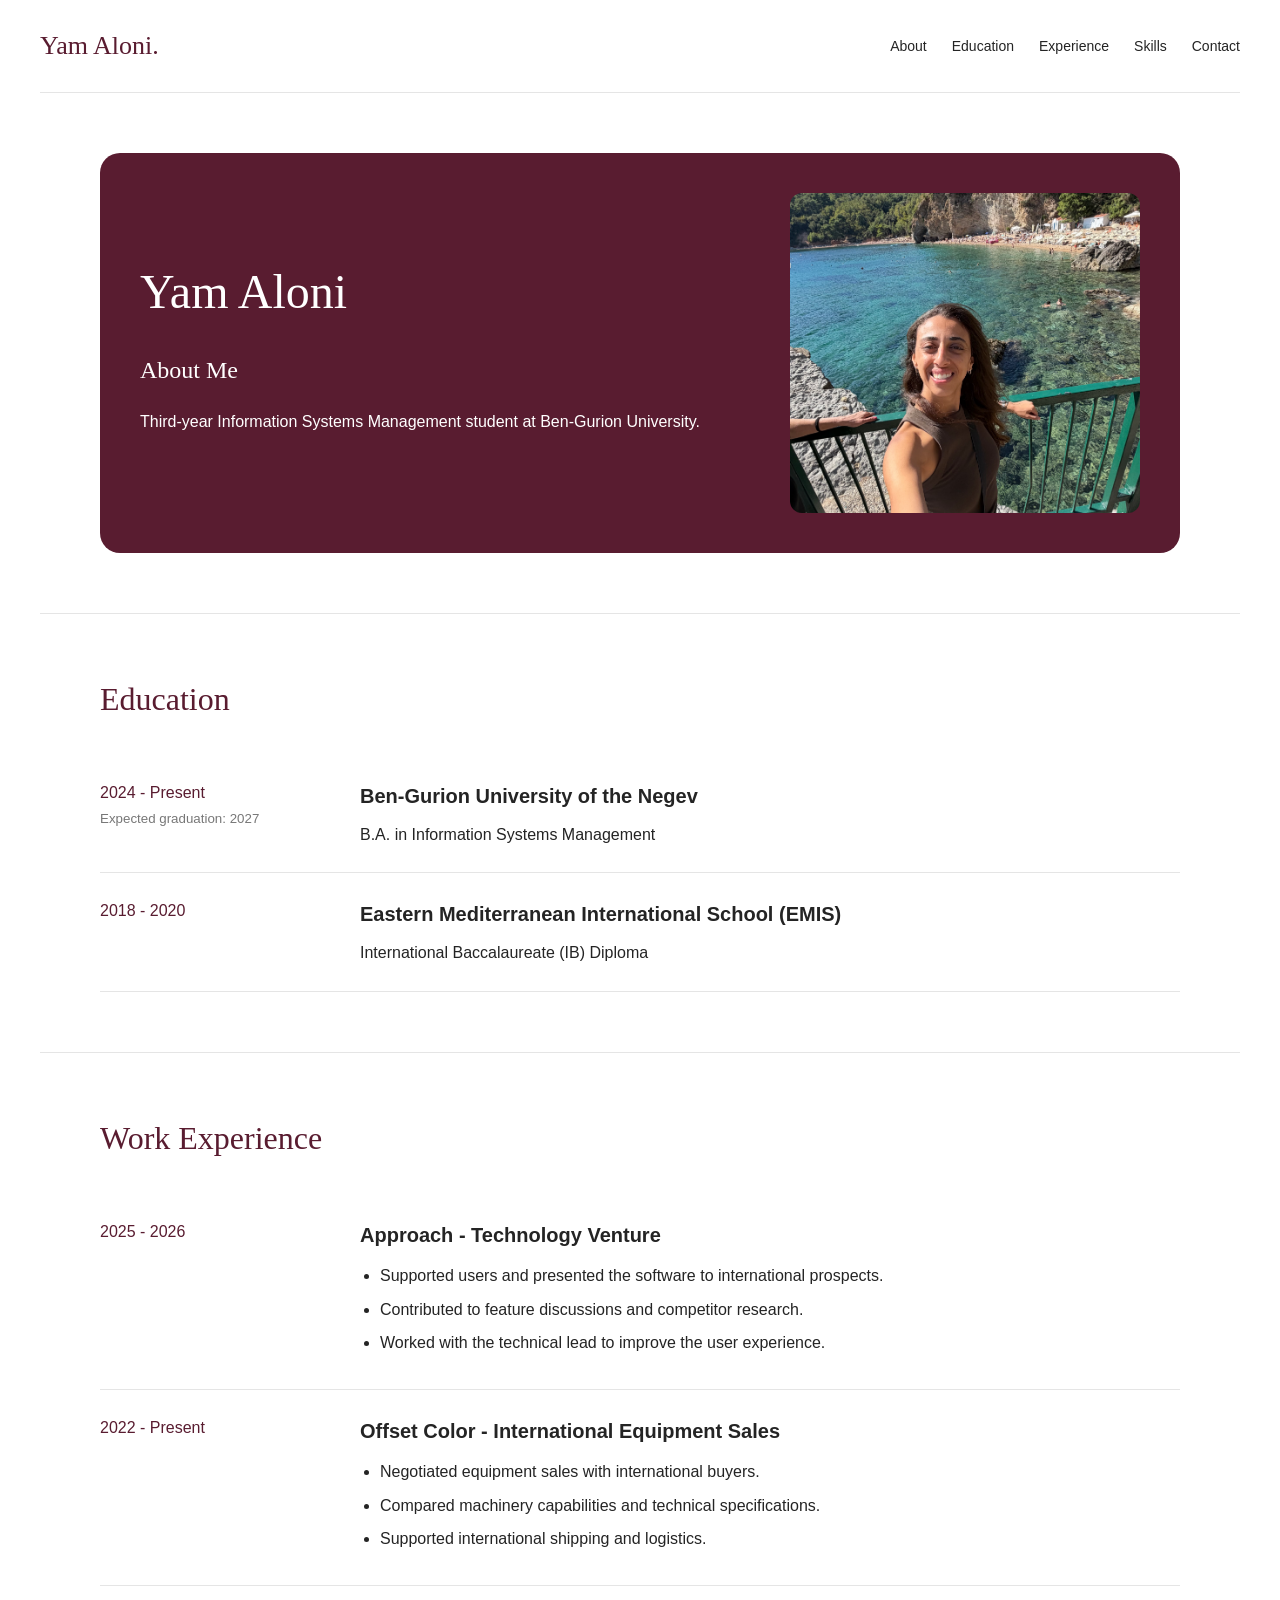
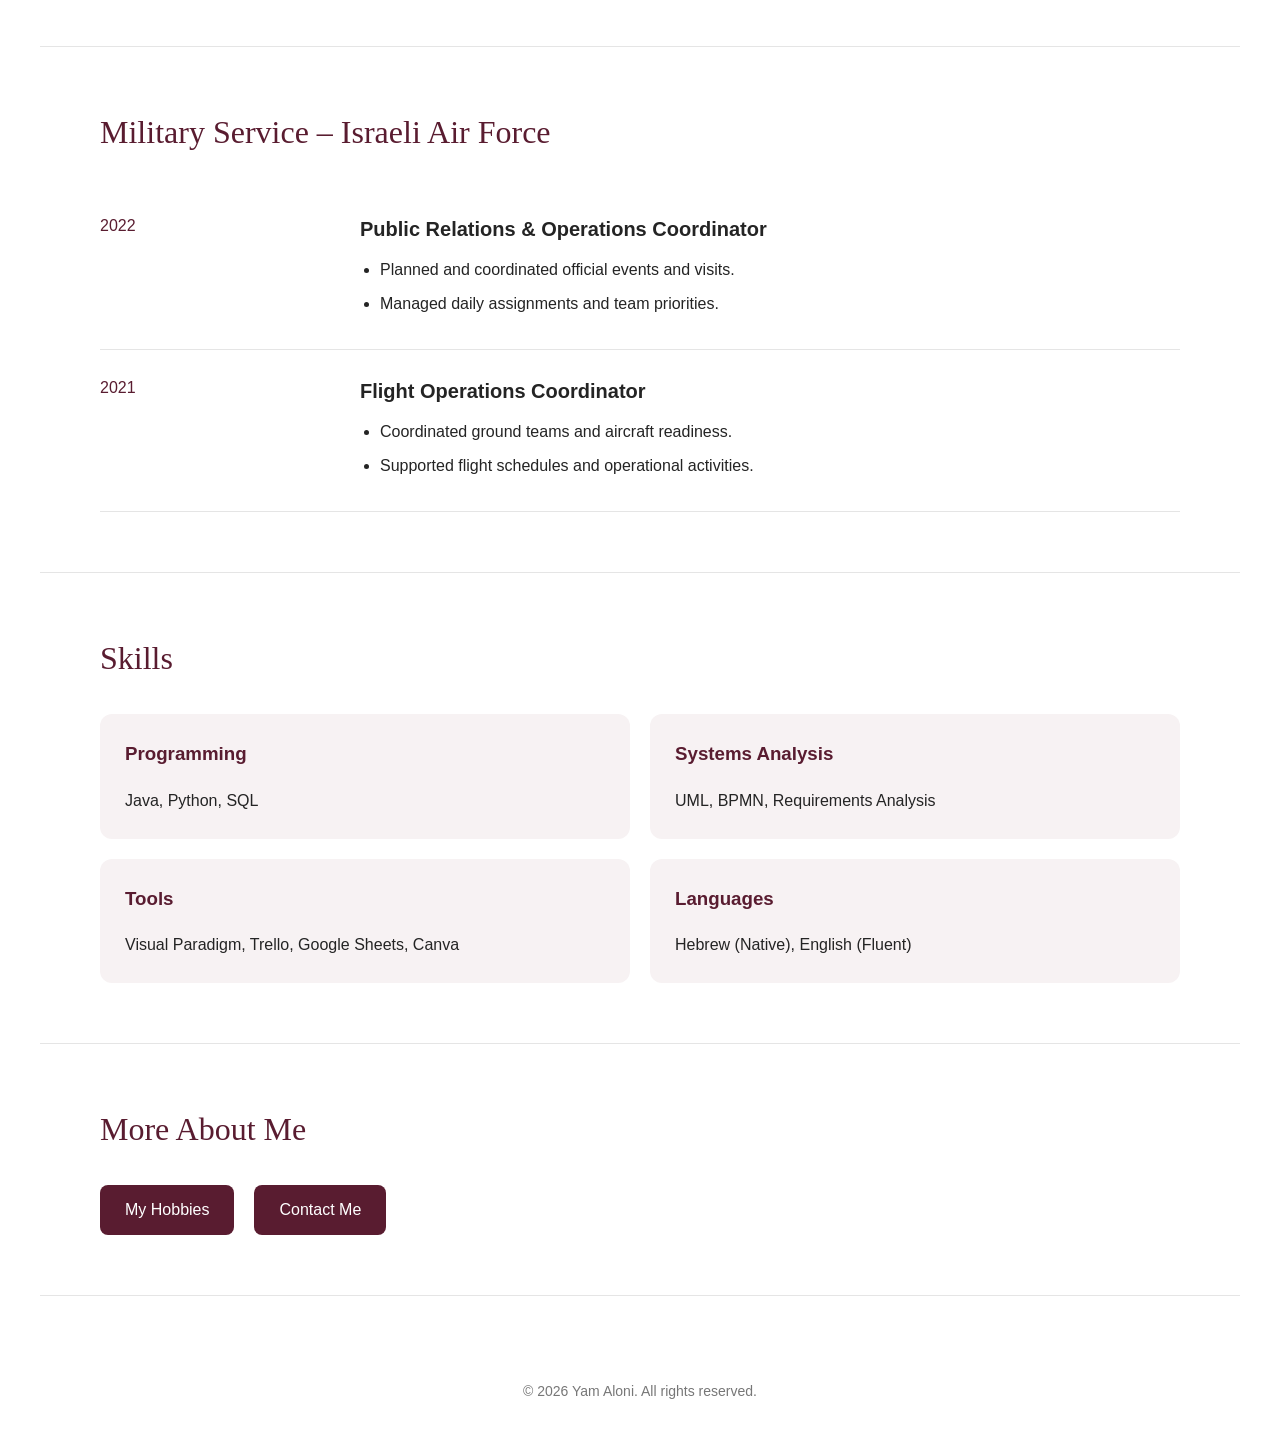
<file: index.html>
<!DOCTYPE html>
<html lang="en">
<head>
    <meta charset="UTF-8">
    <meta name="viewport" content="width=device-width, initial-scale=1.0">
    <title>Yam Aloni</title>
    <link rel="stylesheet" href="styles.css">
</head>
<body>
    <header class="site-header">
    <nav>
        <a class="logo" href="#about">Yam Aloni.</a>

        <ul class="nav-links">
            <li><a href="#about">About</a></li>
            <li><a href="#education">Education</a></li>
            <li><a href="#experience">Experience</a></li>
            <li><a href="#skills">Skills</a></li>
            <li><a href="contact.html">Contact</a></li>
        </ul>
    </nav>
</header>
<section class="about-me" id="about">

    <div class="about-text">
        <h1>Yam Aloni</h1>
        <h2>About Me</h2>
        <p>
            Third-year Information Systems Management
            student at Ben-Gurion University.
        </p>
    </div>

    <img class="profile-image"
         src="images/profileImage.jpeg"
         alt="Profile photo">

</section>
<hr>

<section class="resume-section" id="education">
    <h2>Education</h2>

    <div class="resume-item">
        <div class="resume-date">
            <p>2024 - Present</p>
            <small>Expected graduation: 2027</small>
        </div>

        <div class="resume-details">
            <h3>Ben-Gurion University of the Negev</h3>
            <p>B.A. in Information Systems Management</p>
        </div>
    </div>

    <div class="resume-item">
        <div class="resume-date">
            <p>2018 - 2020</p>
        </div>

        <div class="resume-details">
            <h3>Eastern Mediterranean International School (EMIS)</h3>
            <p>International Baccalaureate (IB) Diploma</p>
        </div>
    </div>
</section>

<hr>

<section class="resume-section" id="experience">
    <h2>Work Experience</h2>

    <div class="resume-item">
        <div class="resume-date">
            <p>2025 - 2026</p>
        </div>

        <div class="resume-details">
            <h3>Approach - Technology Venture</h3>
            <ul>
                <li>Supported users and presented the software to international prospects.</li>
                <li>Contributed to feature discussions and competitor research.</li>
                <li>Worked with the technical lead to improve the user experience.</li>
            </ul>
        </div>
    </div>

    <div class="resume-item">
        <div class="resume-date">
            <p>2022 - Present</p>
        </div>

        <div class="resume-details">
            <h3>Offset Color - International Equipment Sales</h3>
            <ul>
                <li>Negotiated equipment sales with international buyers.</li>
                <li>Compared machinery capabilities and technical specifications.</li>
                <li>Supported international shipping and logistics.</li>
            </ul>
        </div>
    </div>
</section>


<hr>

<section class="resume-section" id="military">
    <h2>Military Service – Israeli Air Force</h2>

    <div class="resume-item">
        <div class="resume-date">
            <p>2022</p>
        </div>

<div class="resume-details">
            <h3>Public Relations & Operations Coordinator</h3>
            <ul>
                <li>Planned and coordinated official events and visits.</li>
                <li>Managed daily assignments and team priorities.</li>
            </ul>
        </div>
    </div>

    <div class="resume-item">
        <div class="resume-date">
            <p>2021</p>
        </div>

<div class="resume-details">
            <h3>Flight Operations Coordinator</h3>
            <ul>
                <li>Coordinated ground teams and aircraft readiness.</li>
                <li>Supported flight schedules and operational activities.</li>
            </ul>
        </div>
    </div>
</section>


<hr>

<section class="resume-section" id="skills">
    <h2>Skills</h2>

    <div class="skills-grid">
        <div class="skill-card">
            <h3>Programming</h3>
            <p>Java, Python, SQL</p>
        </div>

        <div class="skill-card">
            <h3>Systems Analysis</h3>
            <p>UML, BPMN, Requirements Analysis</p>
        </div>

        <div class="skill-card">
            <h3>Tools</h3>
            <p>Visual Paradigm, Trello, Google Sheets, Canva</p>
        </div>

        <div class="skill-card">
            <h3>Languages</h3>
            <p>Hebrew (Native), English (Fluent)</p>
        </div>
    </div>
</section>

<hr>

<section class="resume-section" id="contact">
    <h2>More About Me</h2>

    <div class="contact-links">
        <a href="hobbies.html">My Hobbies</a>
        <a href="contact.html">Contact Me</a>
    </div>
</section>

<hr>

<footer>
    <p>&copy; 2026 Yam Aloni. All rights reserved.</p>
</footer>


</body>
</html>
</file>
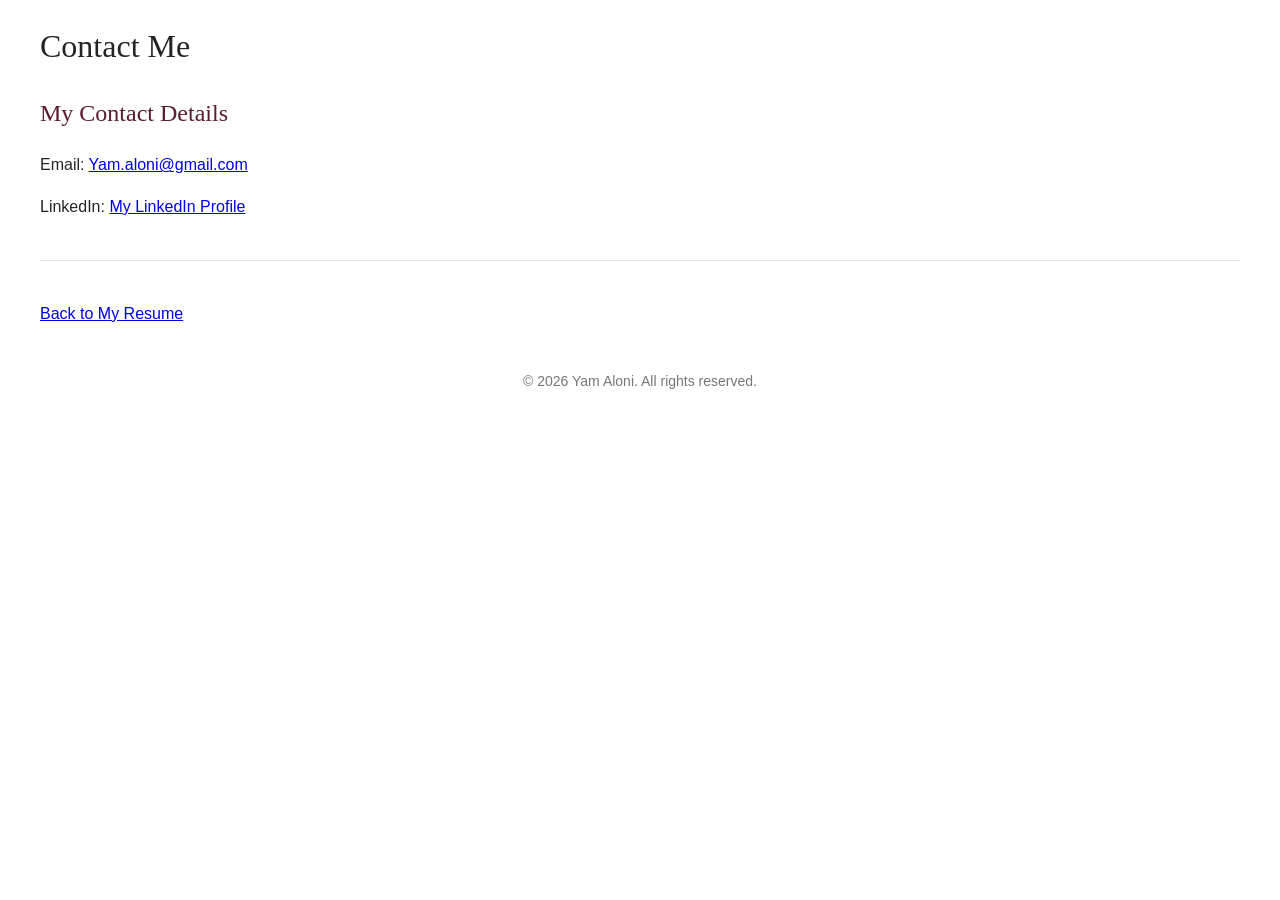
<file: contact.html>
<!DOCTYPE html>
<html lang="en">
<head>
    <meta charset="UTF-8">
    <title>Contact Me</title>
    <meta name="viewport" content="width=device-width, initial-scale=1.0">
<link rel="stylesheet" href="styles.css">
</head>
<body>

    <h1>Contact Me</h1>

    <h2>My Contact Details</h2>

    <p>
        Email:
        <a href="mailto:Yam.aloni@gmail.com">
            Yam.aloni@gmail.com
              </a>
    </p>

    <p>
        LinkedIn:
        <a href="https://www.linkedin.com/in/yam-aloni-532689243/" target="_blank">
            My LinkedIn Profile
        </a>
    </p>

    <hr>

    <a href="index.html">Back to My Resume</a>

    <footer>
        <p>&copy; 2026 Yam Aloni. All rights reserved.</p>
    </footer>

</body>
</html>
</file>
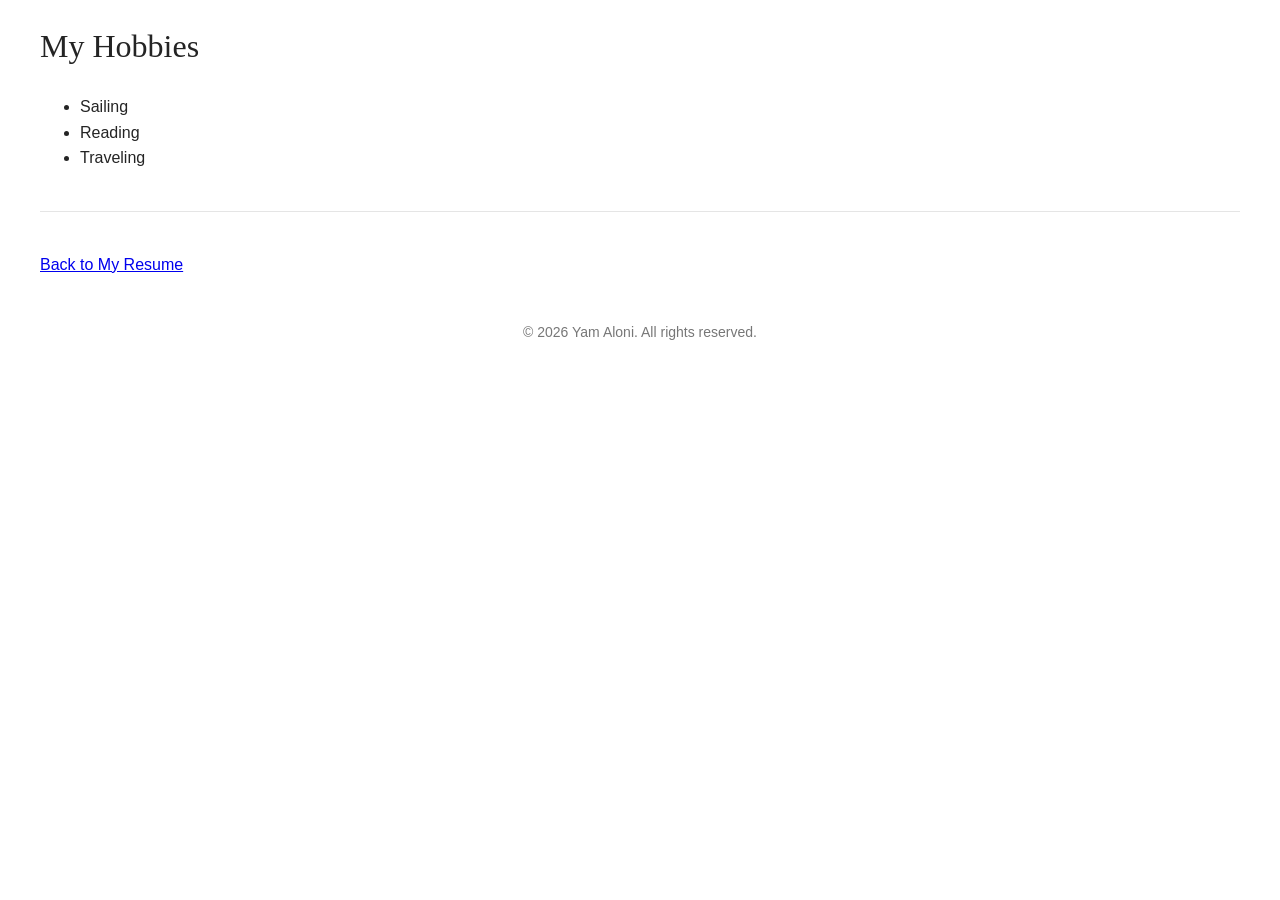
<file: hobbies.html>
<!DOCTYPE html>
<html lang="en">
<head>
    <meta charset="UTF-8">
    <meta name="viewport" content="width=device-width, initial-scale=1.0">
    <title>My Hobbies</title>
    <link rel="stylesheet" href="styles.css">
</head>

<body class="secondary-page">

    <h1>My Hobbies</h1>

    <ul>
        <li>Sailing</li>
        <li>Reading</li>
        <li>Traveling</li>
    </ul>

    <hr>

    <a href="index.html">Back to My Resume</a>

    <footer>
        <p>&copy; 2026 Yam Aloni. All rights reserved.</p>
    </footer>

</body>
</html>
</file>
<file: styles.css>
html {
    scroll-behavior: smooth;
}
body {
    background-color: #ffffff;
    color: #242424;
    font-family: Arial, sans-serif;
    line-height: 1.6;
    max-width: 1200px;
    margin: 0 auto;
    padding: 0 30px;
}

h1, h2 {
    font-family: Georgia, serif;
    font-weight: normal;
}

h2 {
    color: #591C30;
}
.about-me {
    display: flex;
    align-items: center;
    justify-content: space-between;
    gap: 40px;
    background-color: #591C30;
    color: white;
    border-radius: 20px;
    padding: 40px;
    max-width: 1000px;
    margin: 60px auto;
}
.about-text {
    flex: 1;
}

.about-me h1 {
    font-size: 48px;
    margin: 0;
}

.about-me h2 {
    color: white;
    font-size: 24px;
}

.profile-image {
    width: 35%;
    height: 320px;
    object-fit: cover;
    border-radius: 12px;
}
.site-header {
    padding: 25px 0;
    border-bottom: 1px solid #e5e5e5;
}

.site-header nav {
    display: flex;
    justify-content: space-between;
    align-items: center;
}

.logo {
    font-family: Georgia, serif;
    font-size: 26px;
    color: #591C30;
    text-decoration: none;
}

.nav-links {
    display: flex;
    gap: 25px;
    list-style: none;
    padding: 0;
    margin: 0;
}

.nav-links a {
    color: #242424;
    text-decoration: none;
    font-size: 14px;
}

.nav-links a:hover {
    color: #591C30;
}

.resume-section {
    max-width: 1080px;
    margin: 60px auto;
}

.resume-section h2 {
    font-size: 32px;
    margin-bottom: 30px;
}

.resume-item {
    display: flex;
    gap: 40px;
    padding: 25px 0;
    border-bottom: 1px solid #e5e5e5;
}

.resume-date {
    flex: 0 0 220px;
    color: #591C30;
}

.resume-details {
    flex: 1;
}

.resume-item h3 {
    font-size: 20px;
    margin: 0 0 10px;
}

.resume-item p {
    margin: 0;
}

.resume-date small {
    color: #777777;
}
.resume-details ul {
    padding-left: 20px;
    margin: 12px 0 0;
}

.resume-details li {
    margin-bottom: 8px;
}
.skills-grid {
    display: grid;
    grid-template-columns: repeat(2, 1fr);
    gap: 20px;
}

.skill-card {
    background-color: #f7f2f3;
    padding: 25px;
    border-radius: 12px;
}

.skill-card h3 {
    color: #591C30;
    margin-top: 0;
}

.skill-card p {
    margin-bottom: 0;
}
.contact-links {
    display: flex;
    gap: 20px;
    flex-wrap: wrap;
}

.contact-links a {
    background-color: #591C30;
    color: white;
    padding: 12px 25px;
    border-radius: 8px;
    text-decoration: none;
}

.contact-links a:hover {
    background-color: #80364d;
}
footer {
    text-align: center;
    color: #777777;
    font-size: 14px;
    padding: 30px 0;
}
hr {
    border: none;
    border-top: 1px solid #e5e5e5;
    margin: 40px 0;
}
@media (max-width: 768px) {

    body {
        padding: 0 15px;
    }

    .about-me {
        flex-direction: column;
        padding: 25px;
        text-align: center;
        margin: 30px auto;
    }

    .about-me h1 {
        font-size: 36px;
    }

    .profile-image {
        width: 100%;
        max-width: 300px;
        height: 280px;
    }

    .resume-item {
        display: flex;
        flex-direction: column;
        gap: 10px;
    }

    .skills-grid {
        grid-template-columns: 1fr;
    }

       .site-header nav {
        flex-direction: column;
        gap: 15px;
    }

    .nav-links {
        flex-wrap: wrap;
        justify-content: center;
        gap: 15px;
    }

    .resume-date {
        flex: 0 0 auto;
    }
}
</file>
